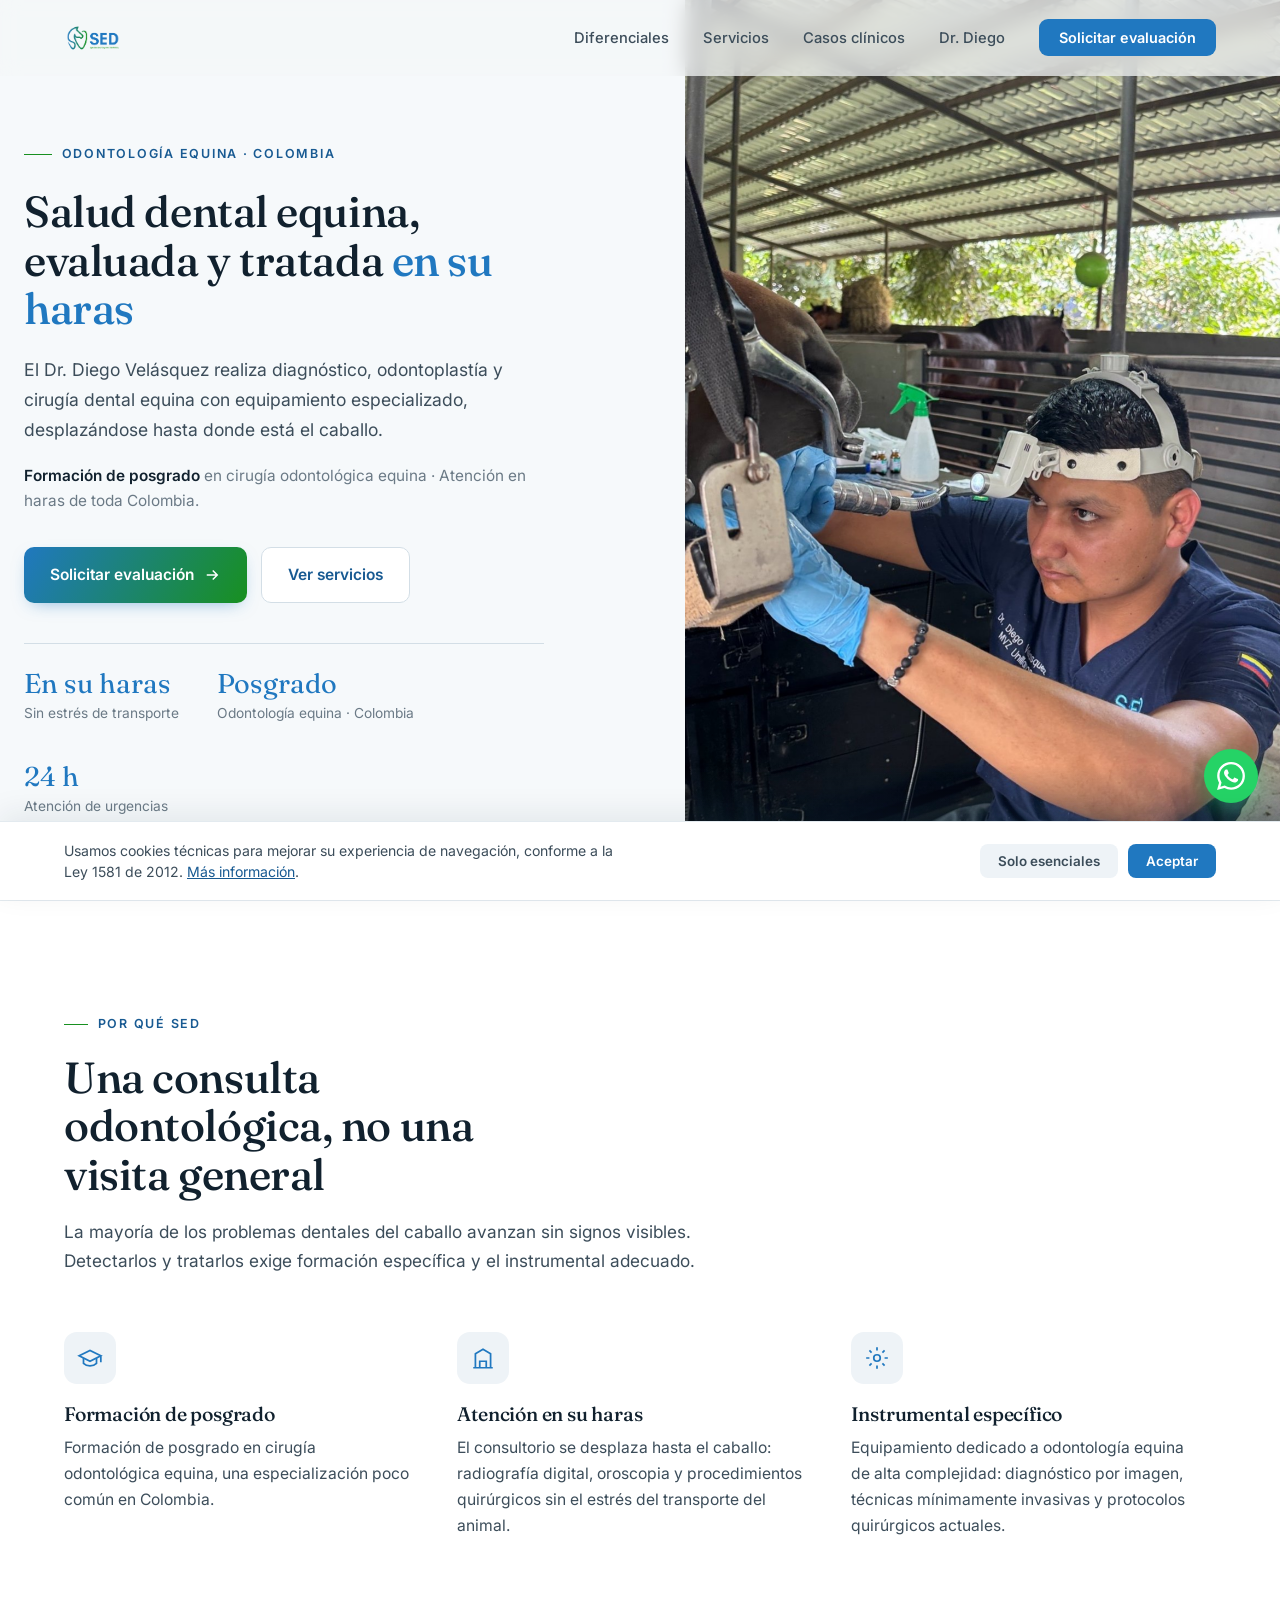
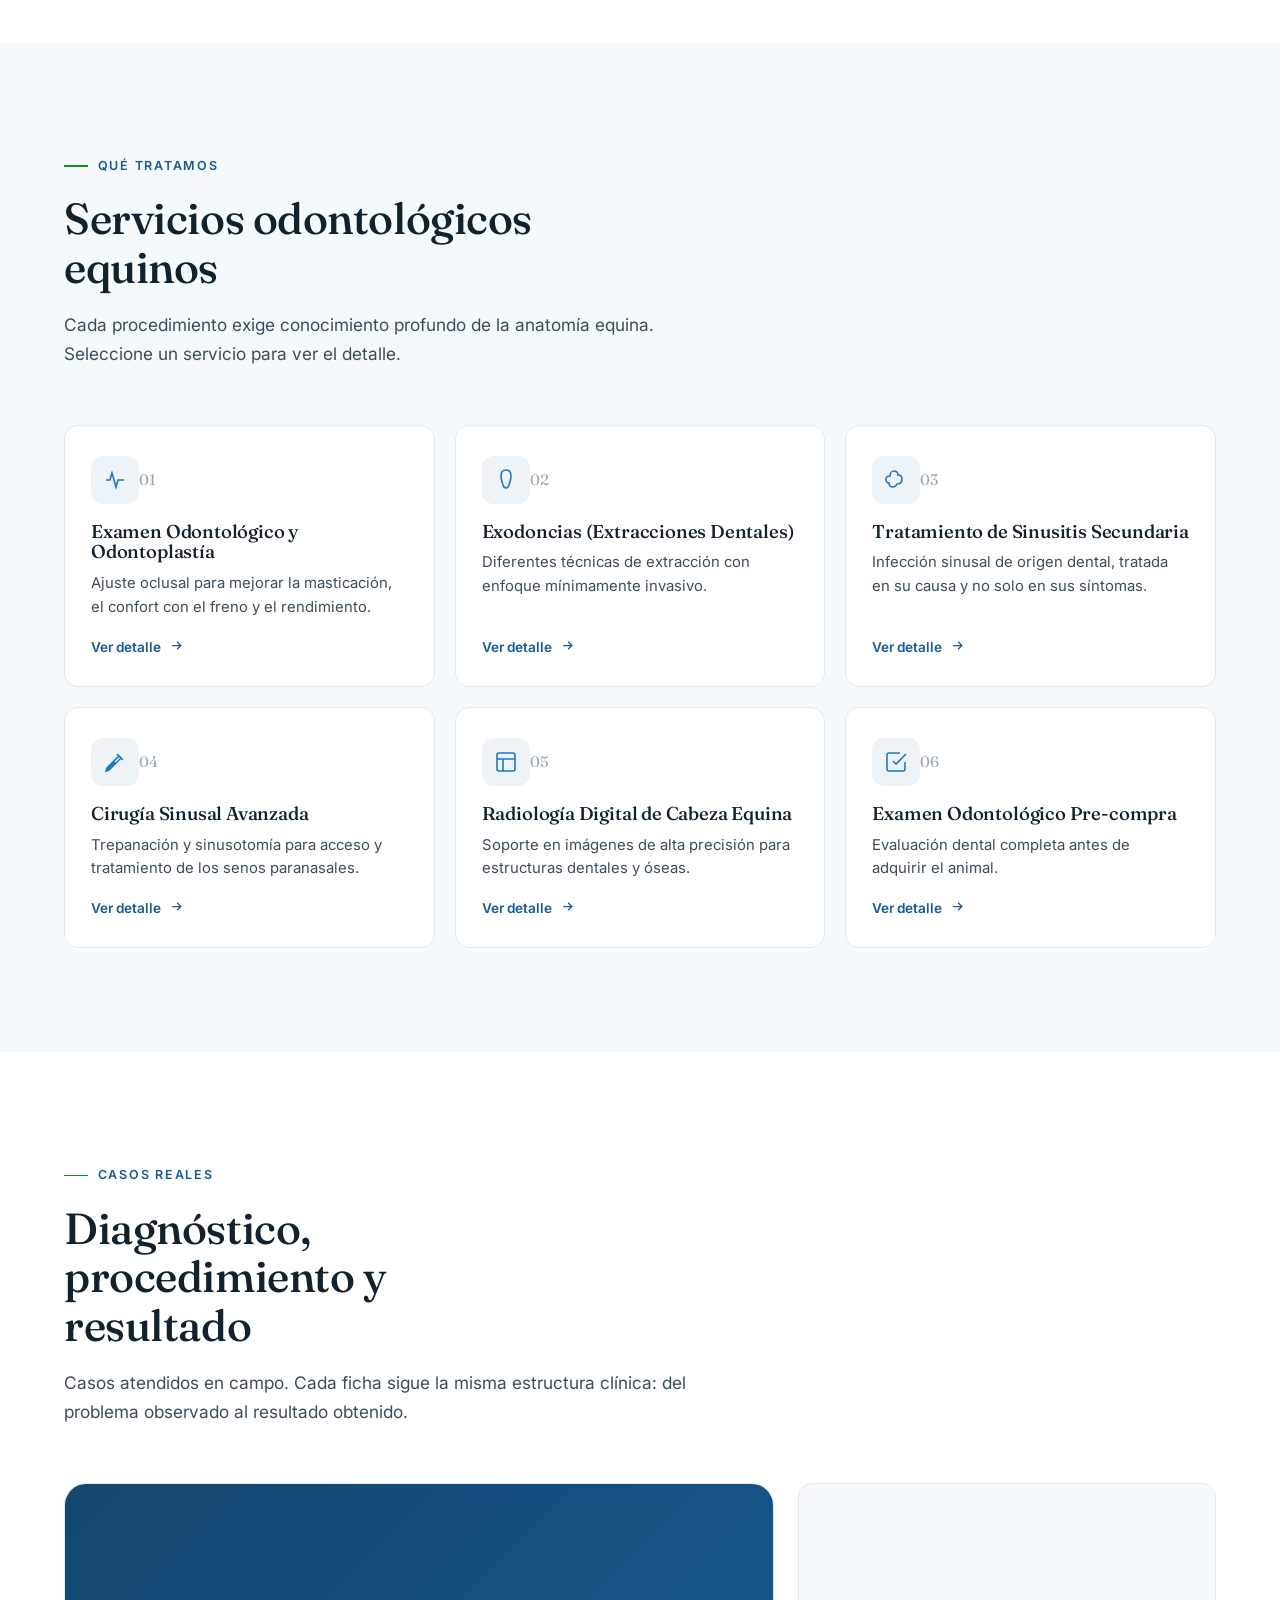
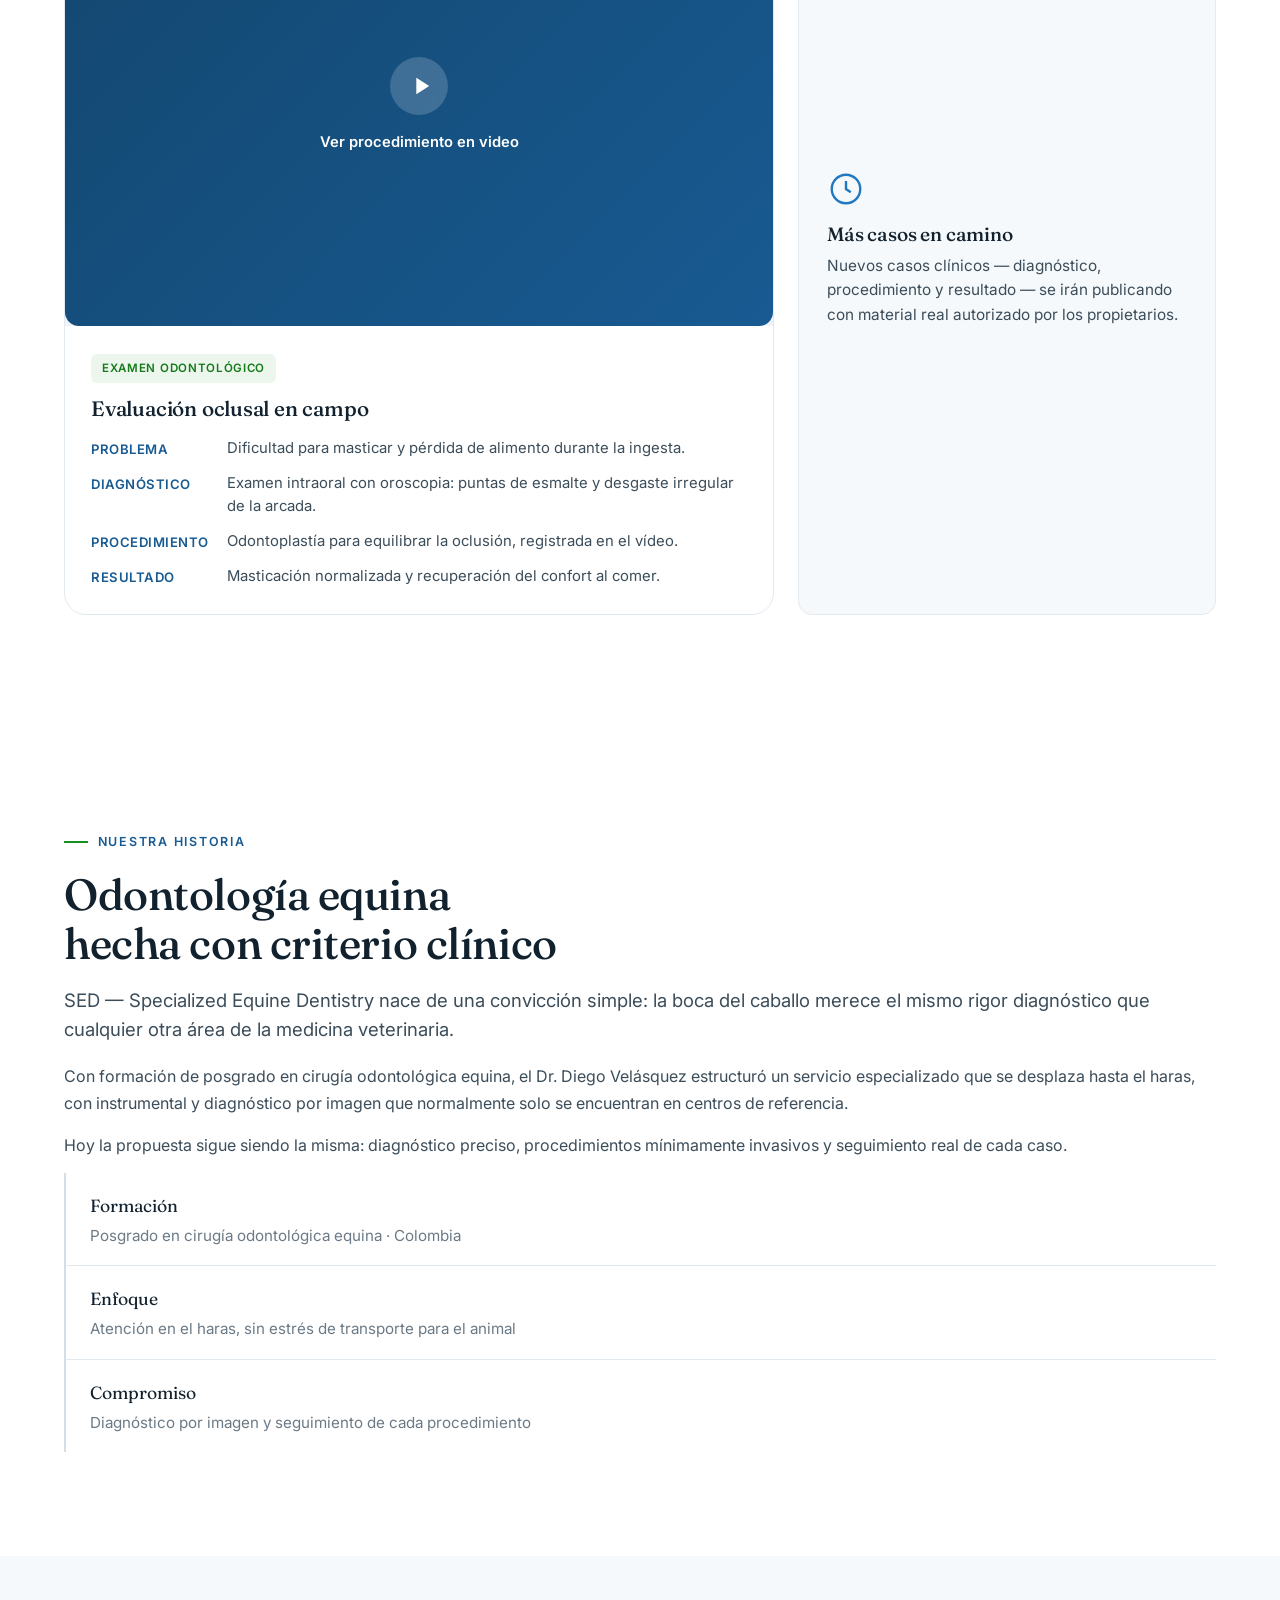
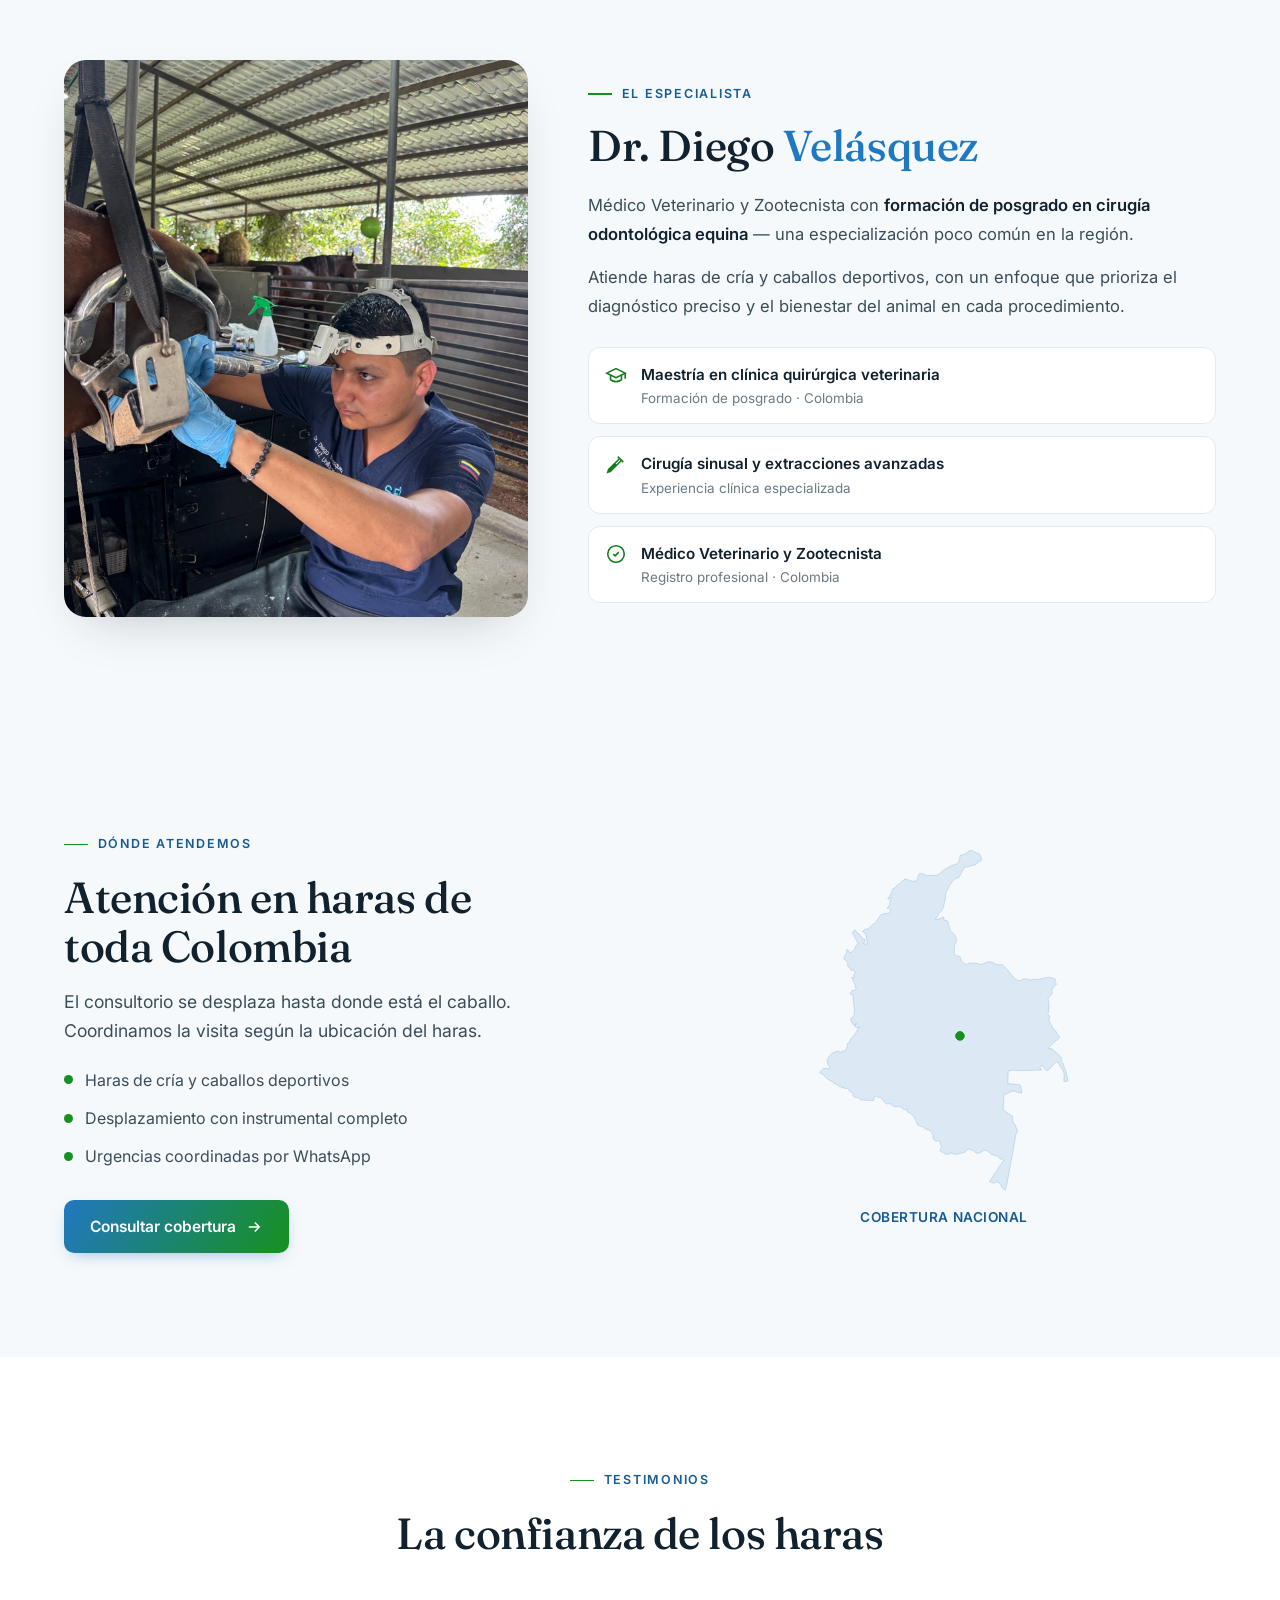
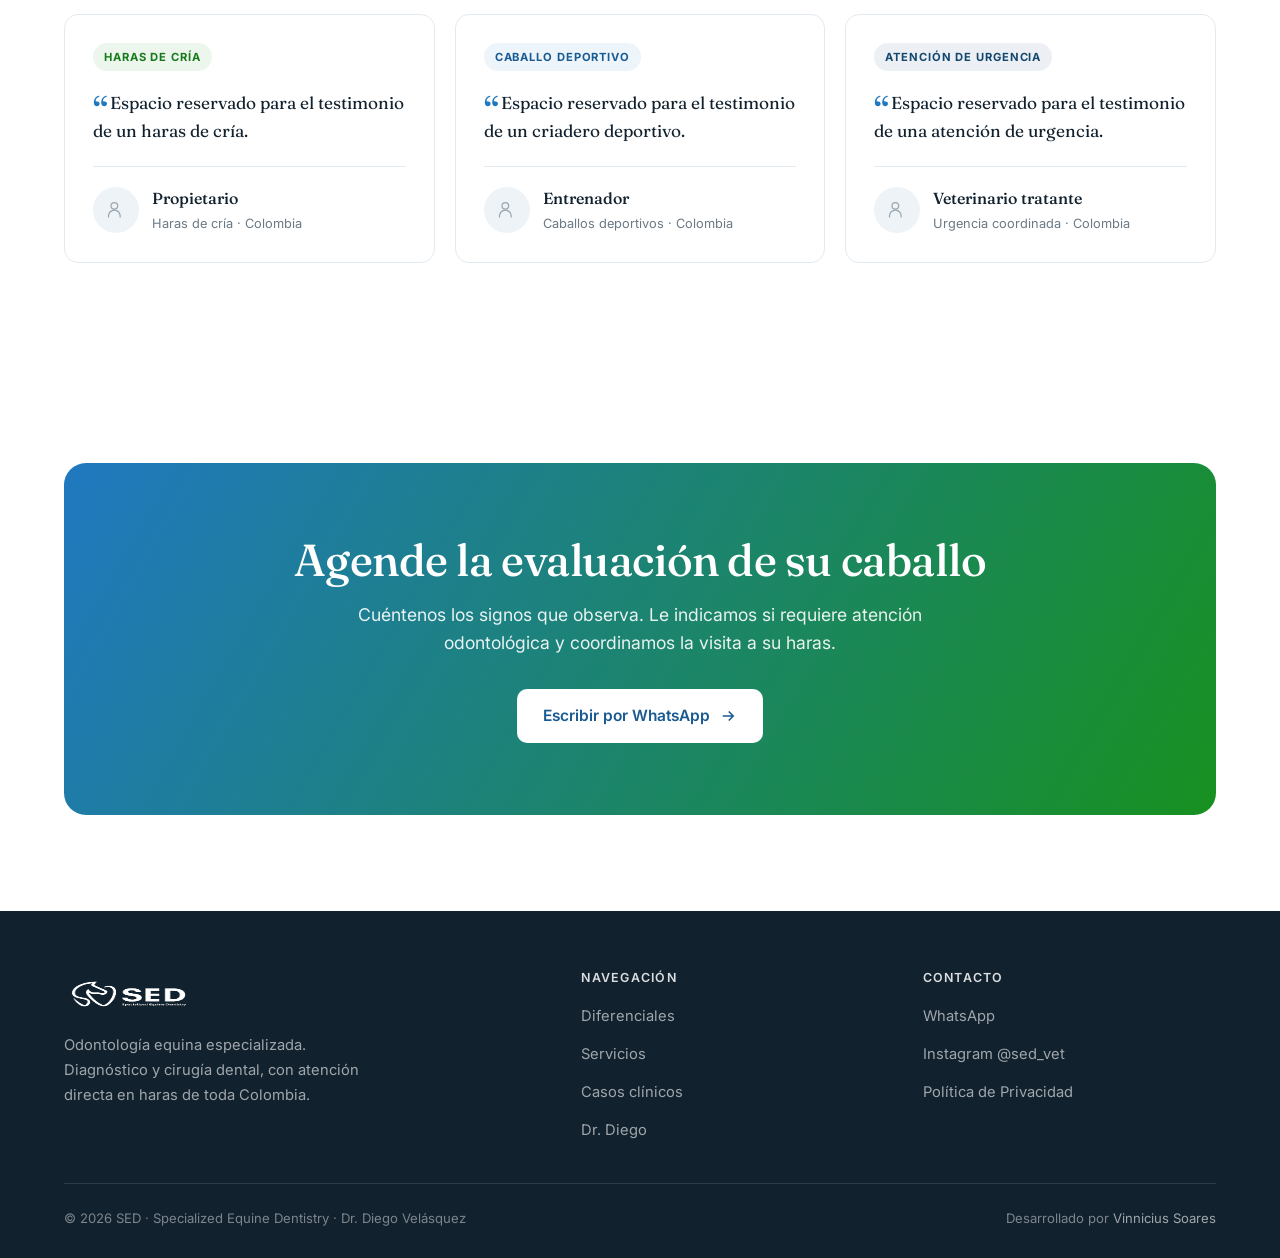
<file: index.html>
<!DOCTYPE html>
<html lang="es">
<head>
<meta charset="UTF-8">
<meta name="viewport" content="width=device-width, initial-scale=1.0">
<title>SED · Odontología Equina Especializada | Dr. Diego Velásquez · Colombia</title>
<meta name="description" content="Odontología equina especializada en Colombia. Diagnóstico, odontoplastía, cirugía sinusal y extracciones — atención del Dr. Diego Velásquez directamente en su haras.">
<meta name="theme-color" content="#2078C0">
<meta property="og:title" content="SED · Specialized Equine Dentistry">
<meta property="og:description" content="Atención odontológica equina de alta complejidad en su haras. Dr. Diego Velásquez — formación de posgrado en cirugía odontológica equina.">
<meta property="og:type" content="website">
<link rel="preconnect" href="https://fonts.googleapis.com">
<link rel="preconnect" href="https://fonts.gstatic.com" crossorigin>
<link href="https://fonts.googleapis.com/css2?family=Fraunces:opsz,wght@9..144,400;9..144,500;9..144,600&family=Inter:wght@400;500;600&display=swap" rel="stylesheet">
<link rel="stylesheet" href="css/style.css?v=2">
</head>
<body>

<!-- ===================== LOADER (intro · só CSS) ===================== -->
<div class="loader" aria-hidden="true">
  <span class="loader__mark">
    <img src="assets/images/logo.png" alt="" width="220">
    <span class="loader__sheen"></span>
  </span>
</div>


<!-- ===================== NAVBAR ===================== -->
<header class="nav" id="nav">
  <div class="container nav__inner">
    <a href="#inicio" class="nav__logo" aria-label="SED · Specialized Equine Dentistry — inicio">
      <img src="assets/images/logo.png" alt="SED Specialized Equine Dentistry" width="120" height="42">
    </a>
    <nav aria-label="Navegación principal">
      <button class="nav__burger" id="burger" aria-label="Abrir menú" aria-expanded="false" aria-controls="menu">
        <span></span><span></span><span></span>
      </button>
      <ul class="nav__menu" id="menu">
        <li><a href="#diferenciales" class="nav__link">Diferenciales</a></li>
        <li><a href="#servicios" class="nav__link">Servicios</a></li>
        <li><a href="#casos" class="nav__link">Casos clínicos</a></li>
        <li><a href="#sobre" class="nav__link">Dr. Diego</a></li>
        <li><a href="https://wa.link/wzy3jo" class="nav__cta" target="_blank" rel="noopener">Solicitar evaluación</a></li>
      </ul>
    </nav>
  </div>
</header>

<main id="inicio">

  <!-- ===================== HERO ===================== -->
  <section class="hero">
    <div class="hero__grid">
      <div class="hero__content">
        <p class="hero__eyebrow">Odontología equina · Colombia</p>
        <h1 class="hero__title">Salud dental equina, evaluada y tratada <em>en su haras</em></h1>
        <p class="hero__text">El Dr. Diego Velásquez realiza diagnóstico, odontoplastía y cirugía dental equina con equipamiento especializado, desplazándose hasta donde está el caballo.</p>
        <p class="hero__meta"><strong>Formación de posgrado</strong> en cirugía odontológica equina · Atención en haras de toda Colombia.</p>
        <div class="hero__actions">
          <a href="https://wa.link/wzy3jo" class="btn btn--primary" target="_blank" rel="noopener">
            Solicitar evaluación
            <svg viewBox="0 0 24 24" fill="none" stroke="currentColor" stroke-width="2" aria-hidden="true"><path d="M5 12h14M13 6l6 6-6 6"/></svg>
          </a>
          <a href="#servicios" class="btn btn--ghost">Ver servicios</a>
        </div>
        <dl class="hero__facts">
          <div class="hero__fact"><dt>En su haras</dt><dd>Sin estrés de transporte</dd></div>
          <div class="hero__fact"><dt>Posgrado</dt><dd>Odontología equina · Colombia</dd></div>
          <div class="hero__fact"><dt>24 h</dt><dd>Atención de urgencias</dd></div>
        </dl>
      </div>
      <figure class="hero__media">
        <img src="assets/images/diego-campo.jpg" alt="El Dr. Diego Velásquez realizando un examen odontológico a un caballo en el haras" width="900" height="1000">
        <figcaption class="hero__tagline">
          <strong>Dr. Diego Velásquez</strong>
          <span>Examen odontológico en campo</span>
        </figcaption>
      </figure>
    </div>
  </section>

  <!-- ===================== DIFERENCIALES ===================== -->
  <section class="section" id="diferenciales">
    <div class="container">
      <div class="section-head" data-reveal>
        <p class="eyebrow">Por qué SED</p>
        <h2 class="section-title">Una consulta odontológica, no una visita general</h2>
        <p class="section-lead">La mayoría de los problemas dentales del caballo avanzan sin signos visibles. Detectarlos y tratarlos exige formación específica y el instrumental adecuado.</p>
      </div>
      <div class="diff__grid">
        <article class="diff__item" data-reveal data-delay="1">
          <div class="diff__icon"><svg viewBox="0 0 24 24" aria-hidden="true"><path d="M22 10v6M2 10l10-5 10 5-10 5z"/><path d="M6 12v5c3 3 9 3 12 0v-5"/></svg></div>
          <h3>Formación de posgrado</h3>
          <p>Formación de posgrado en cirugía odontológica equina, una especialización poco común en Colombia.</p>
        </article>
        <article class="diff__item" data-reveal data-delay="2">
          <div class="diff__icon"><svg viewBox="0 0 24 24" aria-hidden="true"><path d="M3 21h18M5 21V8l7-4 7 4v13"/><path d="M9 21v-6h6v6"/></svg></div>
          <h3>Atención en su haras</h3>
          <p>El consultorio se desplaza hasta el caballo: radiografía digital, oroscopia y procedimientos quirúrgicos sin el estrés del transporte del animal.</p>
        </article>
        <article class="diff__item" data-reveal data-delay="3">
          <div class="diff__icon"><svg viewBox="0 0 24 24" aria-hidden="true"><circle cx="12" cy="12" r="3"/><path d="M12 2v3M12 19v3M2 12h3M19 12h3M5 5l2 2M17 17l2 2M5 19l2-2M17 7l2-2"/></svg></div>
          <h3>Instrumental específico</h3>
          <p>Equipamiento dedicado a odontología equina de alta complejidad: diagnóstico por imagen, técnicas mínimamente invasivas y protocolos quirúrgicos actuales.</p>
        </article>
      </div>
    </div>
  </section>

  <!-- ===================== SERVICIOS ===================== -->
  <section class="section serv" id="servicios">
    <div class="container">
      <div class="section-head" data-reveal>
        <p class="eyebrow">Qué tratamos</p>
        <h2 class="section-title">Servicios odontológicos equinos</h2>
        <p class="section-lead">Cada procedimiento exige conocimiento profundo de la anatomía equina. Seleccione un servicio para ver el detalle.</p>
      </div>
      <div class="serv__grid" id="servGrid">
        <!-- lista de servicios generada desde main.js -->
      </div>

      <!-- panel de detalle (se muestra al hacer clic en un servicio) -->
      <div class="serv__detail" id="servDetail" hidden>
        <button class="serv__back" id="servBack" type="button">
          <svg viewBox="0 0 24 24" fill="none" stroke="currentColor" stroke-width="2" aria-hidden="true"><path d="M19 12H5M11 18l-6-6 6-6"/></svg>
          Volver a los servicios
        </button>
        <div class="serv__detail-grid">
          <!-- espacio de imagen en blanco (a definir con el Dr. Diego) -->
          <figure class="serv__detail-media" aria-label="Espacio para imagen del servicio">
            <span class="serv__detail-ph">
              <svg viewBox="0 0 24 24" fill="none" stroke="currentColor" stroke-width="1.5" aria-hidden="true"><rect x="3" y="3" width="18" height="18" rx="2"/><circle cx="8.5" cy="8.5" r="1.5"/><path d="M21 15l-5-5L5 21"/></svg>
              Espacio para imagen
            </span>
            <span class="serv__detail-badge" id="servDetailIndex"></span>
          </figure>
          <div class="serv__detail-body">
            <h3 class="serv__detail-name" id="servDetailName"></h3>
            <p class="serv__detail-lead" id="servDetailLead"></p>
            <dl class="serv__detail-dl" id="servDetailBody"></dl>
            <a class="serv__cta" href="https://wa.link/wzy3jo" target="_blank" rel="noopener">Consultar este servicio <svg viewBox="0 0 24 24" fill="none" stroke="currentColor" stroke-width="2"><path d="M5 12h14M13 6l6 6-6 6"/></svg></a>
          </div>
        </div>
      </div>
    </div>
  </section>

  <!-- ===================== CASOS CLÍNICOS ===================== -->
  <section class="section" id="casos">
    <div class="container">
      <div class="section-head" data-reveal>
        <p class="eyebrow">Casos reales</p>
        <h2 class="section-title">Diagnóstico, procedimiento y resultado</h2>
        <p class="section-lead">Casos atendidos en campo. Cada ficha sigue la misma estructura clínica: del problema observado al resultado obtenido.</p>
      </div>
      <div class="cases__grid">

        <!-- CASO 1 — real, con vídeo -->
        <article class="case" data-reveal data-delay="1">
          <div class="case__media">
            <!-- Vídeo via YouTube (substituir VIDEO_ID pelo link que o Dr. Diego enviar) -->
            <div class="case__video" data-yt="VIDEO_ID">
              <button class="case__play" type="button" aria-label="Reproducir video">
                <span class="case__play-icon" aria-hidden="true">
                  <svg viewBox="0 0 24 24" fill="currentColor"><path d="M8 5v14l11-7z"/></svg>
                </span>
                <span class="case__play-label">Ver procedimiento en video</span>
              </button>
            </div>
          </div>
          <div class="case__body">
            <span class="case__tag">Examen odontológico</span>
            <h3 class="case__title">Evaluación oclusal en campo</h3>
            <dl class="case__steps">
              <div class="case__step"><dt>Problema</dt><dd>Dificultad para masticar y pérdida de alimento durante la ingesta.</dd></div>
              <div class="case__step"><dt>Diagnóstico</dt><dd>Examen intraoral con oroscopia: puntas de esmalte y desgaste irregular de la arcada.</dd></div>
              <div class="case__step"><dt>Procedimiento</dt><dd>Odontoplastía para equilibrar la oclusión, registrada en el vídeo.</dd></div>
              <div class="case__step"><dt>Resultado</dt><dd>Masticación normalizada y recuperación del confort al comer.</dd></div>
            </dl>
          </div>
        </article>

        <!-- nota discreta: más casos se agregarán con material real -->
        <aside class="case__soon" data-reveal data-delay="2">
          <svg viewBox="0 0 24 24" fill="none" stroke="currentColor" stroke-width="1.5" aria-hidden="true"><circle cx="12" cy="12" r="9"/><path d="M12 7v5l3 2"/></svg>
          <div>
            <h3 class="case__soon-title">Más casos en camino</h3>
            <p class="case__soon-text">Nuevos casos clínicos — diagnóstico, procedimiento y resultado — se irán publicando con material real autorizado por los propietarios.</p>
          </div>
        </aside>

      </div>
    </div>
  </section>

  <!-- ===================== HISTORIA ===================== -->
  <!-- TEXTO GENÉRICO — el Dr. Diego debe validar/ajustar fechas y datos reales -->
  <section class="section story" id="historia">
    <div class="container story__grid">
      <div class="story__text" data-reveal>
        <p class="eyebrow">Nuestra historia</p>
        <h2 class="section-title">Odontología equina hecha con criterio clínico</h2>
        <p class="story__lead">SED — Specialized Equine Dentistry nace de una convicción simple: la boca del caballo merece el mismo rigor diagnóstico que cualquier otra área de la medicina veterinaria.</p>
        <p class="story__p">Con formación de posgrado en cirugía odontológica equina, el Dr. Diego Velásquez estructuró un servicio especializado que se desplaza hasta el haras, con instrumental y diagnóstico por imagen que normalmente solo se encuentran en centros de referencia.</p>
        <p class="story__p">Hoy la propuesta sigue siendo la misma: diagnóstico preciso, procedimientos mínimamente invasivos y seguimiento real de cada caso.</p>
      </div>
      <div class="story__marks" data-reveal data-delay="1">
        <div class="story__mark"><dt>Formación</dt><dd>Posgrado en cirugía odontológica equina · Colombia</dd></div>
        <div class="story__mark"><dt>Enfoque</dt><dd>Atención en el haras, sin estrés de transporte para el animal</dd></div>
        <div class="story__mark"><dt>Compromiso</dt><dd>Diagnóstico por imagen y seguimiento de cada procedimiento</dd></div>
      </div>
    </div>
  </section>

  <!-- ===================== SOBRE EL DR. DIEGO ===================== -->
  <section class="section about" id="sobre">
    <div class="container about__grid">
      <figure class="about__photo" data-reveal>
        <img src="assets/images/diego-campo.jpg" alt="Dr. Diego Velásquez" width="500" height="600" loading="lazy">
      </figure>
      <div class="about__text-wrap" data-reveal data-delay="1">
        <p class="eyebrow">El especialista</p>
        <h2 class="about__title">Dr. Diego <em>Velásquez</em></h2>
        <p class="about__text">Médico Veterinario y Zootecnista con <strong>formación de posgrado en cirugía odontológica equina</strong> — una especialización poco común en la región.</p>
        <p class="about__text">Atiende haras de cría y caballos deportivos, con un enfoque que prioriza el diagnóstico preciso y el bienestar del animal en cada procedimiento.</p>
        <ul class="about__creds">
          <li class="about__cred">
            <svg viewBox="0 0 24 24" aria-hidden="true"><path d="M22 10v6M2 10l10-5 10 5-10 5z"/><path d="M6 12v5c3 3 9 3 12 0v-5"/></svg>
            <div><div class="about__cred-t">Maestría en clínica quirúrgica veterinaria</div><div class="about__cred-s">Formación de posgrado · Colombia</div></div>
          </li>
          <li class="about__cred">
            <svg viewBox="0 0 24 24" aria-hidden="true"><path d="M14 4l6 6M3 21l9-9M3 21l3-1 12-12-2-2L4 18z"/></svg>
            <div><div class="about__cred-t">Cirugía sinusal y extracciones avanzadas</div><div class="about__cred-s">Experiencia clínica especializada</div></div>
          </li>
          <li class="about__cred">
            <svg viewBox="0 0 24 24" aria-hidden="true"><path d="M9 12l2 2 4-4"/><circle cx="12" cy="12" r="9"/></svg>
            <div><div class="about__cred-t">Médico Veterinario y Zootecnista</div><div class="about__cred-s">Registro profesional · Colombia</div></div>
          </li>
        </ul>
      </div>
    </div>
  </section>

  <!-- ===================== COBERTURA / MAPA ===================== -->
  <section class="section cover" id="cobertura">
    <div class="container cover__grid">
      <div class="cover__text" data-reveal>
        <p class="eyebrow">Dónde atendemos</p>
        <h2 class="section-title">Atención en haras de toda Colombia</h2>
        <p class="cover__lead">El consultorio se desplaza hasta donde está el caballo. Coordinamos la visita según la ubicación del haras.</p>
        <ul class="cover__list">
          <li><span class="cover__dot" aria-hidden="true"></span> Haras de cría y caballos deportivos</li>
          <li><span class="cover__dot" aria-hidden="true"></span> Desplazamiento con instrumental completo</li>
          <li><span class="cover__dot" aria-hidden="true"></span> Urgencias coordinadas por WhatsApp</li>
        </ul>
        <a class="btn btn--primary" href="https://wa.link/wzy3jo" target="_blank" rel="noopener">Consultar cobertura <svg viewBox="0 0 24 24" fill="none" stroke="currentColor" stroke-width="2"><path d="M5 12h14M13 6l6 6-6 6"/></svg></a>
      </div>
      <figure class="cover__map" data-reveal data-delay="1" aria-label="Mapa de Colombia — atención en todo el país">
        <svg viewBox="0 0 1024 1024" role="img" xmlns="http://www.w3.org/2000/svg">
          <title>Colombia</title>
          <g transform="translate(0.000000,1024.000000) scale(0.100000,-0.100000)">
            <path class="cover__map-shape" d="M5871 10207 c-10 -28 -18 -36 -46 -41 -21 -4 -32 -11 -29 -19 5 -15
-107 -57 -153 -57 -40 0 -46 -9 -48 -84 -1 -40 -9 -78 -24 -109 -25 -54 -55
-73 -186 -117 -101 -35 -295 -151 -360 -217 -84 -85 -85 -85 -268 -91 l-163
-5 -55 32 c-54 30 -105 39 -155 25 -21 -5 -54 -78 -54 -117 0 -11 -7 -34 -16
-53 -13 -28 -26 -37 -67 -49 -51 -15 -52 -15 -174 26 l-123 41 -49 -39 c-27
-21 -57 -50 -67 -64 -9 -14 -44 -41 -76 -58 -40 -22 -63 -42 -71 -62 -8 -21
-29 -38 -67 -57 -52 -26 -55 -30 -61 -72 -3 -26 -19 -66 -37 -94 -17 -27 -36
-64 -42 -82 -6 -18 -22 -40 -36 -49 -20 -13 -23 -19 -13 -31 10 -12 18 -8 53
23 40 36 41 37 44 14 2 -12 -3 -28 -11 -34 -13 -11 -22 -47 -43 -187 -4 -23
-17 -44 -37 -62 l-31 -26 47 -7 c52 -8 54 -14 41 -96 -8 -46 -33 -59 -120 -59
-52 0 -76 -6 -124 -30 -54 -27 -62 -36 -104 -112 -58 -107 -110 -168 -142
-168 -17 0 -24 -6 -24 -20 0 -12 -21 -33 -60 -60 -33 -22 -64 -49 -70 -60 -8
-14 -26 -21 -71 -26 -50 -6 -66 -12 -90 -38 l-29 -31 41 -20 c51 -26 79 -69
79 -120 0 -22 7 -65 15 -95 16 -61 19 -118 6 -138 -5 -9 -18 -11 -37 -7 -16 3
-39 8 -51 11 -28 5 -31 34 -4 34 14 0 20 9 23 33 3 17 9 40 13 51 7 16 5 17
-23 11 -29 -6 -32 -3 -52 34 -11 23 -27 41 -35 41 -8 0 -26 22 -39 48 -19 38
-33 52 -65 64 -23 9 -44 25 -47 35 -23 72 -44 79 -92 30 -39 -40 -40 -60 -7
-99 14 -16 28 -42 32 -56 3 -15 23 -52 43 -82 20 -30 46 -81 58 -113 l22 -58
-28 -10 c-15 -5 -33 -12 -39 -14 -7 -2 -20 -31 -29 -64 -18 -63 -47 -99 -116
-140 l-37 -22 -12 23 c-19 38 -61 78 -82 78 -17 0 -18 -5 -12 -52 7 -48 5 -54
-18 -72 -16 -14 -32 -45 -45 -88 l-20 -67 27 -24 c14 -13 41 -33 59 -43 31
-18 33 -23 31 -64 -5 -93 -1 -107 29 -113 27 -6 62 -57 62 -92 0 -9 10 -15 25
-15 15 0 25 6 25 15 0 12 4 13 25 3 14 -6 25 -16 25 -21 0 -6 10 -21 23 -35
21 -22 21 -24 5 -36 -10 -7 -18 -20 -18 -29 0 -9 -8 -20 -17 -26 -17 -9 -17
-11 1 -24 18 -13 18 -17 6 -47 l-14 -33 -17 22 c-9 11 -19 21 -22 21 -2 0 -2
-21 0 -47 4 -34 19 -69 49 -117 30 -48 44 -81 44 -105 1 -20 7 -47 15 -61 12
-23 11 -27 -13 -52 -19 -21 -35 -28 -64 -28 -33 0 -41 -5 -63 -40 -34 -55 -33
-80 4 -80 48 0 55 -19 62 -179 3 -86 12 -161 20 -183 11 -28 13 -66 8 -158 -7
-131 -11 -141 -76 -181 -28 -18 -33 -26 -33 -60 0 -31 10 -53 51 -109 28 -39
54 -70 58 -70 4 0 18 23 31 51 23 47 25 49 34 29 8 -17 6 -24 -7 -31 -22 -13
-33 -75 -16 -95 13 -16 39 -15 109 2 20 5 16 0 -17 -26 -35 -25 -43 -38 -43
-63 0 -36 -74 -137 -159 -217 -39 -37 -49 -55 -60 -102 -11 -51 -15 -58 -36
-58 -30 0 -45 -26 -45 -80 0 -23 -10 -64 -22 -92 -18 -42 -29 -53 -66 -69 -24
-10 -54 -19 -67 -19 -15 0 -26 -7 -30 -20 -4 -14 -15 -20 -35 -20 -22 0 -30 6
-38 30 l-11 30 -33 -19 c-18 -10 -63 -29 -100 -41 -58 -18 -74 -29 -116 -78
-27 -31 -59 -83 -72 -115 -21 -50 -22 -62 -12 -90 7 -19 12 -46 12 -61 0 -14
7 -29 15 -32 8 -4 15 -12 15 -19 0 -7 7 -15 15 -19 18 -6 19 -26 4 -60 -9 -19
-16 -23 -28 -17 -9 5 -42 12 -73 15 -54 7 -60 6 -103 -25 -43 -31 -85 -84 -85
-106 0 -6 27 -20 60 -32 33 -12 60 -28 60 -35 0 -20 132 -146 152 -146 10 0
22 -9 28 -20 7 -13 21 -20 40 -20 22 0 37 -11 66 -45 26 -32 44 -45 62 -45 15
0 45 -16 74 -41 30 -25 62 -43 86 -46 20 -4 58 -16 85 -28 36 -17 56 -21 86
-15 44 8 71 -6 71 -38 0 -26 60 -78 99 -87 30 -6 31 -9 31 -59 0 -52 0 -52 45
-74 26 -13 65 -22 90 -22 38 0 46 -4 61 -29 11 -19 28 -31 48 -35 77 -13 351
-26 374 -18 6 2 12 21 12 41 0 62 67 106 100 66 7 -8 28 -15 46 -15 19 0 34
-4 34 -10 0 -5 10 -10 23 -10 16 0 32 -16 61 -60 21 -33 57 -74 80 -91 37 -28
46 -30 94 -25 51 6 55 5 98 -32 53 -47 116 -68 157 -53 37 14 84 14 93 0 3 -6
33 -28 65 -49 51 -33 64 -37 103 -33 l45 5 3 -43 c3 -40 6 -44 37 -52 82 -21
201 -148 201 -214 0 -21 9 -36 31 -52 20 -15 27 -26 20 -30 -8 -6 -7 -17 4
-44 17 -40 74 -77 120 -77 28 0 58 -17 124 -69 30 -24 52 -35 70 -33 34 4 121
-44 121 -67 0 -9 14 -38 30 -65 24 -38 28 -51 20 -67 -6 -10 -8 -35 -4 -54 9
-50 81 -100 131 -92 45 8 82 -10 89 -42 3 -14 14 -56 24 -93 l18 -66 -24 -23
c-44 -41 -21 -109 36 -109 14 0 39 -14 57 -32 33 -31 36 -33 106 -30 58 3 75
7 90 24 l17 21 61 -28 c42 -19 71 -25 92 -22 86 15 124 24 144 35 12 7 40 12
61 12 35 0 45 6 79 44 47 53 113 96 113 73 0 -17 21 -27 54 -27 13 0 42 -13
64 -30 23 -16 46 -30 52 -30 5 0 14 -9 20 -20 11 -21 50 -26 122 -14 28 5 38
12 40 28 2 16 11 22 35 24 17 2 37 10 43 18 7 8 29 14 50 14 38 0 84 -29 173
-107 21 -19 48 -33 63 -33 14 0 38 -7 53 -15 16 -8 47 -17 69 -21 33 -5 43
-13 61 -45 19 -33 27 -39 55 -39 21 0 40 -8 55 -24 l22 -23 -211 -319 -210
-319 47 -22 c50 -23 98 -30 107 -14 3 5 27 12 52 16 46 6 48 6 96 -42 28 -27
53 -64 60 -85 14 -49 78 -111 109 -106 22 3 27 25 170 808 82 443 148 822 148
842 1 29 7 41 26 54 21 14 25 24 25 66 0 35 -6 58 -20 75 -11 14 -20 37 -20
51 0 13 -15 45 -34 71 -48 66 -68 108 -64 139 1 15 -1 52 -5 83 -8 53 -10 57
-39 63 -17 3 -55 24 -83 46 -29 22 -56 40 -61 40 -5 1 -30 20 -55 44 l-47 42
10 215 c5 118 11 219 13 226 2 7 37 22 77 34 40 12 91 35 114 50 58 39 136 43
182 9 26 -19 48 -25 104 -28 66 -4 71 -3 64 14 -4 10 -11 48 -16 84 -4 36 -15
82 -24 103 -19 43 -60 65 -88 48 -12 -7 -33 -8 -69 -1 -28 6 -73 10 -98 10
-26 0 -52 5 -57 10 -8 8 -19 7 -39 0 -15 -6 -29 -9 -30 -8 -1 2 0 92 3 200 l5
197 46 6 c25 3 68 10 95 14 28 5 62 5 80 0 36 -11 323 -12 600 -2 l197 6 -32
33 c-31 32 -32 35 -18 60 7 15 19 29 26 31 25 10 60 -7 71 -33 16 -34 74 -104
87 -104 42 0 85 24 110 61 34 53 98 121 147 161 l39 30 44 -17 c40 -15 45 -20
45 -47 0 -22 15 -49 53 -97 30 -36 64 -93 76 -126 21 -55 22 -70 16 -184 -7
-117 -6 -123 11 -118 11 3 40 8 67 12 52 7 54 11 33 70 -8 22 -26 92 -40 156
-15 63 -41 144 -58 180 -16 35 -30 78 -30 95 1 23 -8 40 -33 64 -39 38 -47 87
-19 110 13 12 3 26 -82 111 -54 54 -108 100 -121 104 -15 3 -30 19 -38 39 -12
27 -22 35 -59 45 -25 6 -59 11 -75 11 -17 0 -31 4 -31 8 0 15 237 242 253 242
21 0 76 58 84 89 5 19 0 30 -23 49 -16 14 -45 57 -64 96 -29 58 -40 72 -63 76
-23 4 -32 15 -50 60 -13 30 -46 99 -75 153 -49 95 -51 100 -37 127 24 47 19
85 -15 113 -30 25 -30 26 -14 63 25 59 31 282 10 362 -19 77 -15 87 61 159
l55 51 -7 57 c-9 76 5 107 77 175 l58 55 -30 48 c-25 39 -28 49 -15 53 8 4 15
16 15 29 0 19 -12 28 -74 54 -83 35 -135 39 -210 16 -27 -8 -65 -15 -85 -15
-20 0 -56 -10 -80 -21 -38 -17 -57 -19 -126 -13 -69 5 -86 4 -109 -11 -26 -17
-31 -17 -124 3 -163 35 -155 35 -200 -3 -44 -38 -90 -46 -113 -19 -9 11 -22
14 -44 10 -30 -6 -36 -1 -199 199 -92 113 -171 205 -176 205 -5 0 -25 14 -44
31 -33 29 -39 30 -90 24 -66 -9 -181 24 -191 54 -4 14 -20 20 -67 25 -88 9
-146 7 -153 -4 -12 -19 -85 -51 -141 -61 -46 -8 -59 -8 -72 4 -10 8 -46 17
-82 20 -235 21 -213 22 -257 -6 l-41 -26 -59 25 c-53 23 -63 32 -91 84 -18 31
-32 69 -32 84 0 34 -50 66 -106 66 -33 0 -44 5 -62 30 -20 26 -22 41 -22 154
0 100 4 133 19 169 11 25 24 48 30 51 13 8 13 79 2 149 -7 42 -18 58 -93 135
l-84 87 -33 123 c-47 182 -42 172 -101 172 -50 0 -50 0 -50 33 0 17 -3 42 -6
54 -6 22 -7 22 -86 -18 -64 -32 -88 -39 -125 -37 l-45 3 45 60 c24 33 52 76
60 96 8 20 29 46 46 58 42 30 111 167 111 219 0 21 9 64 19 94 11 31 22 102
26 163 8 107 8 109 62 204 30 52 62 114 73 137 10 23 28 47 39 53 12 7 21 20
21 30 0 46 123 136 177 129 27 -3 32 4 111 160 76 150 85 162 110 162 15 0 95
19 177 42 140 40 153 45 192 85 22 24 50 43 61 43 11 0 31 9 46 21 34 27 34
71 1 115 -14 18 -25 44 -25 57 0 20 -10 30 -52 51 -29 14 -62 26 -74 26 -13 0
-29 8 -36 18 -18 26 -32 32 -86 41 -26 5 -54 12 -63 15 -13 6 -20 -1 -28 -27z"/>
          </g>
          <circle class="cover__map-pin" cx="560" cy="560" r="13"/>
          <circle class="cover__map-pulse" cx="560" cy="560" r="13"/>
        </svg>
        <figcaption class="cover__map-cap">Cobertura nacional</figcaption>
      </figure>
    </div>
  </section>


  <!-- ===================== TESTIMONIOS ===================== -->
  <section class="section" id="testimonios">
    <div class="container">
      <div class="section-head section-head--center" data-reveal>
        <p class="eyebrow">Testimonios</p>
        <h2 class="section-title">La confianza de los haras</h2>
      </div>
      <div class="testi__grid">
        <figure class="testi" data-reveal data-delay="1">
          <span class="testi__kind">Haras de cría</span>
          <blockquote class="testi__quote">Espacio reservado para el testimonio de un haras de cría.</blockquote>
          <figcaption class="testi__author">
            <span class="testi__photo"><svg viewBox="0 0 24 24" aria-hidden="true"><path d="M3 21v-2a7 7 0 0114 0v2"/><circle cx="10" cy="7" r="4"/></svg></span>
            <div><div class="testi__name">Propietario</div><div class="testi__place">Haras de cría · Colombia</div></div>
          </figcaption>
        </figure>
        <figure class="testi" data-reveal data-delay="2">
          <span class="testi__kind">Caballo deportivo</span>
          <blockquote class="testi__quote">Espacio reservado para el testimonio de un criadero deportivo.</blockquote>
          <figcaption class="testi__author">
            <span class="testi__photo"><svg viewBox="0 0 24 24" aria-hidden="true"><path d="M3 21v-2a7 7 0 0114 0v2"/><circle cx="10" cy="7" r="4"/></svg></span>
            <div><div class="testi__name">Entrenador</div><div class="testi__place">Caballos deportivos · Colombia</div></div>
          </figcaption>
        </figure>
        <figure class="testi" data-reveal data-delay="3">
          <span class="testi__kind">Atención de urgencia</span>
          <blockquote class="testi__quote">Espacio reservado para el testimonio de una atención de urgencia.</blockquote>
          <figcaption class="testi__author">
            <span class="testi__photo"><svg viewBox="0 0 24 24" aria-hidden="true"><path d="M3 21v-2a7 7 0 0114 0v2"/><circle cx="10" cy="7" r="4"/></svg></span>
            <div><div class="testi__name">Veterinario tratante</div><div class="testi__place">Urgencia coordinada · Colombia</div></div>
          </figcaption>
        </figure>
      </div>
    </div>
  </section>

  <!-- ===================== CTA FINAL ===================== -->
  <section class="cta">
    <div class="container">
      <div class="cta__box" data-reveal>
        <h2 class="cta__title">Agende la evaluación de su caballo</h2>
        <p class="cta__text">Cuéntenos los signos que observa. Le indicamos si requiere atención odontológica y coordinamos la visita a su haras.</p>
        <div class="cta__actions">
          <a href="https://wa.link/wzy3jo" class="btn btn--light" target="_blank" rel="noopener">
            Escribir por WhatsApp
            <svg viewBox="0 0 24 24" fill="none" stroke="currentColor" stroke-width="2" aria-hidden="true"><path d="M5 12h14M13 6l6 6-6 6"/></svg>
          </a>
        </div>
      </div>
    </div>
  </section>

</main>

<!-- ===================== FOOTER ===================== -->
<footer class="footer">
  <div class="container">
    <div class="footer__top">
      <div>
        <img src="assets/images/logo.png" class="footer__logo" alt="SED Specialized Equine Dentistry" width="130" height="46" loading="lazy">
        <p class="footer__about">Odontología equina especializada. Diagnóstico y cirugía dental, con atención directa en haras de toda Colombia.</p>
      </div>
      <div class="footer__col">
        <h4>Navegación</h4>
        <ul>
          <li><a href="#diferenciales">Diferenciales</a></li>
          <li><a href="#servicios">Servicios</a></li>
          <li><a href="#casos">Casos clínicos</a></li>
          <li><a href="#sobre">Dr. Diego</a></li>
        </ul>
      </div>
      <div class="footer__col">
        <h4>Contacto</h4>
        <ul>
          <li><a href="https://wa.link/wzy3jo" target="_blank" rel="noopener">WhatsApp</a></li>
          <li><a href="https://www.instagram.com/sed_vet" target="_blank" rel="noopener">Instagram @sed_vet</a></li>
          <li><button type="button" id="privBtn" class="footer__link-btn">Política de Privacidad</button></li>
        </ul>
      </div>
    </div>
    <div class="footer__bottom">
      <span>© 2026 SED · Specialized Equine Dentistry · Dr. Diego Velásquez</span>
      <span>Desarrollado por <a href="https://www.linkedin.com/in/vinnicius-s-nogueira" target="_blank" rel="noopener">Vinnicius Soares</a></span>
    </div>
  </div>
</footer>

<!-- WhatsApp flotante -->
<a href="https://wa.link/wzy3jo" class="wa-float" target="_blank" rel="noopener" aria-label="Escribir por WhatsApp">
  <svg viewBox="0 0 24 24" aria-hidden="true"><path d="M17.47 14.38c-.3-.15-1.76-.87-2.03-.97-.27-.1-.47-.15-.67.15-.2.3-.77.97-.94 1.16-.17.2-.35.22-.64.07-.3-.15-1.26-.46-2.39-1.48-.88-.79-1.48-1.76-1.65-2.06-.17-.3-.02-.46.13-.6.13-.14.3-.35.45-.52.15-.18.2-.3.3-.5.1-.2.05-.37-.02-.52-.08-.15-.67-1.61-.92-2.21-.24-.58-.49-.5-.67-.51h-.57c-.2 0-.52.07-.8.37-.27.3-1.04 1.01-1.04 2.48 0 1.46 1.07 2.87 1.21 3.07.15.2 2.1 3.2 5.08 4.49.71.3 1.26.49 1.69.63.71.22 1.36.19 1.87.12.57-.09 1.76-.72 2-1.41.25-.7.25-1.29.18-1.41-.08-.13-.27-.2-.57-.35M12.05 21.79h-.01a9.87 9.87 0 01-5.03-1.38l-.36-.21-3.74.98 1-3.65-.24-.37a9.86 9.86 0 01-1.51-5.26c0-5.45 4.44-9.88 9.89-9.88 2.64 0 5.12 1.03 6.99 2.9a9.82 9.82 0 012.89 6.99c0 5.45-4.44 9.88-9.89 9.88M20.46 3.49A11.81 11.81 0 0012.05 0C5.5 0 .16 5.34.16 11.89c0 2.1.55 4.14 1.59 5.95L.06 24l6.3-1.65a11.88 11.88 0 005.69 1.45h.01c6.55 0 11.89-5.34 11.89-11.89 0-3.18-1.24-6.16-3.49-8.41"/></svg>
</a>

<!-- ===================== DIALOG (privacidad) ===================== -->
<dialog class="dialog" id="privDialog" aria-labelledby="privTitle">
  <div class="dialog__head">
    <div>
      <p class="dialog__tag">Legal</p>
      <h3 class="dialog__title" id="privTitle">Política de Privacidad</h3>
    </div>
    <button class="dialog__close" id="privClose" aria-label="Cerrar">
      <svg viewBox="0 0 24 24" aria-hidden="true"><path d="M18 6L6 18M6 6l12 12"/></svg>
    </button>
  </div>
  <div class="dialog__body">
    <div class="dialog__section"><h4>Responsable</h4><p>SED · Specialized Equine Dentistry, representada por el Dr. Diego Velásquez, conforme a la Ley 1581 de 2012 y el Decreto 1377 de 2013 (Colombia).</p></div>
    <div class="dialog__section"><h4>Datos que tratamos</h4><p>Datos de contacto facilitados vía WhatsApp (nombre, teléfono) y datos de navegación (cookies técnicas).</p></div>
    <div class="dialog__section"><h4>Finalidad</h4><p>Responder solicitudes, coordinar visitas a haras y mejorar la experiencia de navegación.</p></div>
    <div class="dialog__section"><h4>Sus derechos</h4><p>Conocer, actualizar, rectificar y suprimir sus datos, o revocar la autorización, escribiéndonos por WhatsApp.</p></div>
  </div>
</dialog>

<!-- ===================== COOKIE ===================== -->
<div class="cookie" id="cookie" role="region" aria-label="Aviso de cookies">
  <div class="container cookie__inner">
    <p class="cookie__text">Usamos cookies técnicas para mejorar su experiencia de navegación, conforme a la Ley 1581 de 2012. <a href="#" id="cookiePriv">Más información</a>.</p>
    <div class="cookie__actions">
      <button class="cookie__btn cookie__btn--decline" id="cookieDecline">Solo esenciales</button>
      <button class="cookie__btn cookie__btn--accept" id="cookieAccept">Aceptar</button>
    </div>
  </div>
</div>

<script src="js/main.js" defer></script>
</body>
</html>
</file>
<file: css/style.css>
/* ============================================================
   SED · Specialized Equine Dentistry
   style.css — sistema visual clínico premium
   ============================================================ */

/* ---- TOKENS ---- */
:root{
  /* marca */
  --azul:#2078C0;
  --azul-700:#185A92;
  --azul-800:#13476f;
  --verde:#189020;
  --verde-700:#147A1A;
  /* CTA gradient — uso restrito */
  --cta:linear-gradient(120deg,#2078C0,#189020);

  /* neutros */
  --ink:#11212E;
  --ink-2:#3C4D5A;
  --ink-3:#6B7A86;
  --ink-4:#9AA7B1;
  --bg:#FFFFFF;
  --bg-2:#F6F9FB;
  --bg-3:#EEF3F7;
  --line:#E3EAEF;
  --line-2:#D3DEE6;

  /* tipografia */
  --serif:'Fraunces',Georgia,serif;
  --sans:'Inter',system-ui,sans-serif;

  /* escala */
  --container:1480px;
  --radius:14px;
  --radius-lg:22px;
  --shadow-1:0 1px 2px rgba(17,33,46,.04),0 2px 8px rgba(17,33,46,.04);
  --shadow-2:0 4px 12px rgba(17,33,46,.06),0 12px 32px rgba(17,33,46,.07);
  --shadow-3:0 20px 50px -24px rgba(17,33,46,.28);

  --ease:cubic-bezier(.22,1,.36,1);
}

/* ---- RESET ---- */
*,*::before,*::after{margin:0;padding:0;box-sizing:border-box;}
html{scroll-behavior:smooth;-webkit-text-size-adjust:100%;}
body{
  font-family:var(--sans);
  color:var(--ink);
  background:var(--bg);
  line-height:1.65;
  font-size:17px;
  -webkit-font-smoothing:antialiased;
  text-rendering:optimizeLegibility;
}
img,video{display:block;max-width:100%;}
a{color:inherit;text-decoration:none;}
button{font-family:inherit;cursor:pointer;border:none;background:none;}
h1,h2,h3,h4{font-family:var(--serif);font-weight:500;line-height:1.12;letter-spacing:-0.01em;color:var(--ink);}
::selection{background:rgba(32,120,192,.14);}

/* foco acessível */
:focus-visible{outline:2px solid var(--azul);outline-offset:3px;border-radius:4px;}

/* ---- LAYOUT ---- */
.container{max-width:var(--container);margin-inline:auto;padding-inline:clamp(24px,5vw,72px);}
.section{padding:104px 0;}
.section--tight{padding:72px 0;}
@media(max-width:768px){.section{padding:64px 0;}}

.eyebrow{
  font-family:var(--sans);
  font-size:.78rem;font-weight:600;
  letter-spacing:.14em;text-transform:uppercase;
  color:var(--azul-700);
  display:inline-flex;align-items:center;gap:.6rem;
  margin-bottom:18px;
}
.eyebrow::before{content:"";width:24px;height:1.5px;background:var(--verde);}

.section-title{
  font-size:clamp(1.9rem,3.4vw,2.8rem);
  margin-bottom:18px;max-width:18ch;
}
.section-lead{
  font-size:1.08rem;color:var(--ink-2);
  max-width:60ch;line-height:1.7;
}
.section-head{margin-bottom:56px;}
.section-head--center{text-align:center;margin-inline:auto;}
.section-head--center .eyebrow{justify-content:center;}
.section-head--center .section-title,
.section-head--center .section-lead{margin-inline:auto;}

/* ---- BOTÕES ---- */
.btn{
  display:inline-flex;align-items:center;gap:.55rem;
  font-size:.97rem;font-weight:600;
  padding:14px 26px;border-radius:10px;
  transition:transform .25s var(--ease),box-shadow .25s var(--ease),background-color .25s;
  white-space:nowrap;
}
.btn svg{width:18px;height:18px;}
.btn--primary{background:var(--cta);color:#fff;box-shadow:0 6px 18px -8px rgba(32,120,192,.6);}
.btn--primary:hover{transform:translateY(-2px);box-shadow:0 12px 26px -8px rgba(32,120,192,.55);}
.btn--solid{background:var(--azul);color:#fff;}
.btn--solid:hover{background:var(--azul-700);transform:translateY(-2px);}
.btn--ghost{background:#fff;color:var(--azul-700);border:1.5px solid var(--line-2);}
.btn--ghost:hover{border-color:var(--azul);background:var(--bg-2);}
.btn--light{background:#fff;color:var(--azul-700);}
.btn--light:hover{transform:translateY(-2px);box-shadow:var(--shadow-2);}

/* ============================================================
   NAVBAR
   ============================================================ */
.nav{
  position:fixed;inset:0 0 auto 0;z-index:100;
  height:76px;display:flex;align-items:center;
  transition:height .35s var(--ease),background-color .35s,box-shadow .35s,border-color .35s;
  border-bottom:1px solid transparent;
  background:rgba(244,247,249,.72);
  backdrop-filter:blur(10px) saturate(1.2);
  -webkit-backdrop-filter:blur(10px) saturate(1.2);
}
.nav.is-scrolled{
  height:64px;
  background:rgba(255,255,255,.86);
  backdrop-filter:blur(14px) saturate(1.3);
  -webkit-backdrop-filter:blur(14px) saturate(1.3);
  border-bottom-color:var(--line);
}
.nav__inner{display:flex;align-items:center;justify-content:space-between;width:100%;}
.nav__logo img{height:42px;width:auto;transition:height .35s var(--ease);}
.nav.is-scrolled .nav__logo img{height:36px;}
.nav__menu{display:flex;align-items:center;gap:34px;list-style:none;}
.nav__link{
  font-size:.92rem;font-weight:500;color:var(--ink-2);
  position:relative;padding:4px 0;transition:color .25s;
}
.nav__link::after{
  content:"";position:absolute;left:0;bottom:-2px;
  width:0;height:1.5px;background:var(--azul);transition:width .3s var(--ease);
}
.nav__link:hover{color:var(--ink);}
.nav__link:hover::after{width:100%;}
.nav__cta{padding:10px 20px;border-radius:9px;background:var(--azul);color:#fff;font-size:.9rem;font-weight:600;transition:background-color .25s,transform .25s;}
.nav__cta:hover{background:var(--azul-700);transform:translateY(-1px);}
.nav__burger{display:none;width:42px;height:42px;flex-direction:column;justify-content:center;align-items:center;gap:5px;}
.nav__burger span{width:22px;height:2px;background:var(--ink);border-radius:2px;transition:.3s var(--ease);}
.nav__burger[aria-expanded="true"] span:nth-child(1){transform:translateY(7px) rotate(45deg);}
.nav__burger[aria-expanded="true"] span:nth-child(2){opacity:0;}
.nav__burger[aria-expanded="true"] span:nth-child(3){transform:translateY(-7px) rotate(-45deg);}

@media(max-width:880px){
  .nav__burger{display:flex;}
  .nav__menu{
    position:fixed;inset:64px 0 auto 0;
    flex-direction:column;align-items:flex-start;gap:0;
    background:#fff;border-bottom:1px solid var(--line);
    padding:8px 24px 20px;
    transform:translateY(-130%);transition:transform .4s var(--ease);
    box-shadow:var(--shadow-2);
  }
  .nav__menu.is-open{transform:translateY(0);}
  .nav__menu li{width:100%;border-bottom:1px solid var(--line);}
  .nav__menu li:last-child{border-bottom:none;padding-top:12px;}
  .nav__link{display:block;padding:15px 0;font-size:1rem;}
  .nav__cta{display:inline-block;}
}

/* ============================================================
   HERO
   ============================================================ */
.hero{
  background:var(--bg-2);
  border-bottom:1px solid var(--line);
}
/* grid de 2 colunas: texto à esquerda alinhado ao container, foto à direita full-bleed.
   A coluna esquerda é mais larga que a direita pra dar respiro confortável ao texto. */
.hero__grid{
  display:grid;
  grid-template-columns:1.15fr 1fr;
  align-items:stretch;
  min-height:100vh;
}
.hero__content{
  padding:110px 64px 48px max(24px,calc((100vw - var(--container)) / 2 + 12px));
  display:flex;flex-direction:column;justify-content:center;
}
.hero__content > *{max-width:520px;}
.hero__eyebrow{
  font-size:.78rem;font-weight:600;letter-spacing:.14em;text-transform:uppercase;
  color:var(--azul-700);margin-bottom:22px;
  display:inline-flex;align-items:center;gap:.6rem;
  opacity:0;animation:heroRise .8s var(--ease) .1s forwards;
}
.hero__eyebrow::before{content:"";width:28px;height:1.5px;background:var(--verde);}
.hero__title{font-size:clamp(2.2rem,3.4vw,3.3rem);margin-bottom:22px;opacity:0;animation:heroRise .9s var(--ease) .22s forwards;}
.hero__title em{font-style:normal;color:var(--azul);}
.hero__text{font-size:1.1rem;color:var(--ink-2);margin-bottom:18px;line-height:1.7;opacity:0;animation:heroRise .9s var(--ease) .34s forwards;}
.hero__meta{font-size:.96rem;color:var(--ink-3);margin-bottom:34px;opacity:0;animation:heroRise .9s var(--ease) .44s forwards;}
.hero__meta strong{color:var(--ink);font-weight:600;}
.hero__actions{display:flex;gap:14px;flex-wrap:wrap;margin-bottom:40px;opacity:0;animation:heroRise .9s var(--ease) .54s forwards;}
.hero__facts{display:flex;gap:38px;flex-wrap:wrap;border-top:1px solid var(--line-2);padding-top:26px;opacity:0;animation:heroRise .9s var(--ease) .66s forwards;}
@keyframes heroRise{from{opacity:0;transform:translateY(20px);}to{opacity:1;transform:none;}}
.hero__fact dt{font-family:var(--serif);font-size:1.7rem;color:var(--azul);line-height:1;}
.hero__fact dd{font-size:.86rem;color:var(--ink-3);margin-top:5px;}

/* foto: ocupa a coluna direita inteira, altura total da linha do grid */
.hero__media{
  position:relative;margin:0;
  overflow:hidden;
}
.hero__media img{
  width:100%;height:108%;
  object-fit:cover;object-position:60% 35%;
  display:block;will-change:transform;
  transform:translateY(var(--py,0)) scale(1.05);
  animation:heroZoom 1.5s var(--ease) both;
}
@keyframes heroZoom{from{opacity:.45;transform:scale(1.12);}to{opacity:1;transform:translateY(var(--py,0)) scale(1.05);}}
/* tagline ancorado no rodapé da foto, faixa com gradiente — não flutua mais sobre o rosto */
.hero__tagline{
  position:absolute;left:0;right:0;bottom:0;z-index:2;
  background:linear-gradient(to top,rgba(17,33,46,.92),rgba(17,33,46,.45) 55%,transparent);
  color:#fff;padding:56px 30px 24px;
}
.hero__tagline strong{display:block;font-weight:600;font-size:1.02rem;}
.hero__tagline span{font-size:.85rem;color:rgba(255,255,255,.82);}

/* tablet/mobile: empilha, foto vira faixa horizontal abaixo do texto */
@media(max-width:900px){
  .hero__grid{
    grid-template-columns:1fr;
    min-height:0;
  }
  .hero__content{
    padding:120px 24px 0;
    justify-content:flex-start;
  }
  .hero__content > *{max-width:none;}
  .hero__media{
    width:100%;
    aspect-ratio:16/10;
    margin-top:36px;
  }
  .hero__media img{object-position:60% 30%;height:100%;}
}
@media(max-width:520px){
  .hero__media{aspect-ratio:4/3;}
  .hero__tagline{left:16px;bottom:16px;right:16px;padding:11px 14px;}
}

/* ============================================================
   DIFERENCIALES
   ============================================================ */
.diff__grid{display:grid;grid-template-columns:repeat(3,1fr);gap:28px;}
.diff__item{padding-right:14px;}
.diff__icon{
  width:52px;height:52px;border-radius:13px;
  background:var(--bg-3);display:flex;align-items:center;justify-content:center;
  margin-bottom:20px;
}
.diff__icon svg{width:26px;height:26px;stroke:var(--azul);fill:none;stroke-width:1.6;}
.diff__item h3{font-size:1.22rem;margin-bottom:10px;}
.diff__item p{font-size:.98rem;color:var(--ink-2);line-height:1.65;}
@media(max-width:880px){.diff__grid{grid-template-columns:1fr;gap:34px;}}

/* ============================================================
   SERVICIOS
   ============================================================ */
.serv{background:var(--bg-2);}
.serv__grid{display:grid;grid-template-columns:repeat(3,1fr);gap:20px;}
.serv__card{
  background:#fff;border:1px solid var(--line);border-radius:var(--radius);
  padding:30px 26px;text-align:left;
  transition:transform .3s var(--ease),box-shadow .3s var(--ease),border-color .3s;
  display:flex;flex-direction:column;gap:0;
}
.serv__card:hover{transform:translateY(-4px);box-shadow:var(--shadow-2);border-color:var(--line-2);}
.serv__top{display:flex;align-items:center;justify-content:space-between;margin-bottom:18px;}
.serv__icon{width:48px;height:48px;border-radius:12px;background:var(--bg-3);display:flex;align-items:center;justify-content:center;}
.serv__icon svg{width:24px;height:24px;stroke:var(--azul);fill:none;stroke-width:1.6;}
.serv__index{font-family:var(--serif);font-size:.95rem;color:var(--ink-4);}
.serv__name{font-size:1.16rem;margin-bottom:9px;}
.serv__desc{font-size:.93rem;color:var(--ink-2);line-height:1.6;margin-bottom:18px;flex-grow:1;}
.serv__more{
  display:inline-flex;align-items:center;gap:.5rem;
  font-size:.85rem;font-weight:600;color:var(--azul-700);
  transition:gap .25s var(--ease);
}
.serv__more svg{width:15px;height:15px;}
.serv__card:hover .serv__more{gap:.8rem;}
@media(max-width:980px){.serv__grid{grid-template-columns:repeat(2,1fr);}}
@media(max-width:620px){.serv__grid{grid-template-columns:1fr;}}

/* ============================================================
   CASOS CLÍNICOS
   ============================================================ */
.cases__grid{display:grid;grid-template-columns:1.7fr 1fr;gap:24px;align-items:stretch;}
.case{
  border:1px solid var(--line);border-radius:var(--radius-lg);overflow:hidden;
  background:#fff;transition:box-shadow .3s var(--ease),transform .3s var(--ease);
  display:flex;flex-direction:column;
}
.case:hover{box-shadow:var(--shadow-2);transform:translateY(-3px);}
.case__media{position:relative;aspect-ratio:16/10;background:var(--bg-3);overflow:hidden;}
.case__media img,.case__media video{width:100%;height:100%;object-fit:cover;}
.case__media--placeholder{display:flex;align-items:center;justify-content:center;flex-direction:column;gap:10px;color:var(--ink-4);}
.case__media--placeholder svg{width:34px;height:34px;stroke:var(--ink-4);fill:none;stroke-width:1.4;}
.case__media--placeholder span{font-size:.82rem;font-weight:500;}

.case__body{padding:26px;}
.case__tag{
  display:inline-block;font-size:.72rem;font-weight:600;letter-spacing:.06em;text-transform:uppercase;
  color:var(--verde-700);background:rgba(24,144,32,.08);padding:5px 11px;border-radius:6px;margin-bottom:14px;
}
.case__title{font-size:1.3rem;margin-bottom:16px;}
.case__steps{list-style:none;display:flex;flex-direction:column;gap:12px;}
.case__step{display:flex;gap:12px;font-size:.93rem;line-height:1.55;}
.case__step dt{
  flex-shrink:0;width:124px;font-weight:600;color:var(--azul-700);font-size:.82rem;
  text-transform:uppercase;letter-spacing:.04em;padding-top:2px;
}
.case__step dd{color:var(--ink-2);}
@media(max-width:820px){.cases__grid{grid-template-columns:1fr;}}

/* ============================================================
   SOBRE EL DR. DIEGO
   ============================================================ */
.about{background:var(--bg-2);}
.about__grid{display:grid;grid-template-columns:.85fr 1.15fr;gap:60px;align-items:center;}
.about__photo{border-radius:var(--radius-lg);overflow:hidden;aspect-ratio:3/3.6;box-shadow:var(--shadow-3);background:var(--bg-3);}
.about__photo img{width:100%;height:100%;object-fit:cover;object-position:center 18%;}
.about__title{font-size:clamp(1.9rem,3.4vw,2.7rem);margin-bottom:20px;}
.about__title em{font-style:normal;color:var(--azul);}
.about__text{font-size:1.04rem;color:var(--ink-2);line-height:1.75;margin-bottom:14px;}
.about__text strong{color:var(--ink);font-weight:600;}
.about__creds{list-style:none;display:flex;flex-direction:column;gap:12px;margin-top:26px;}
.about__cred{display:flex;gap:14px;align-items:flex-start;padding:14px 16px;background:#fff;border:1px solid var(--line);border-radius:12px;}
.about__cred svg{width:22px;height:22px;stroke:var(--verde-700);fill:none;stroke-width:1.7;flex-shrink:0;margin-top:2px;}
.about__cred-t{font-weight:600;font-size:.95rem;}
.about__cred-s{font-size:.84rem;color:var(--ink-3);}
@media(max-width:880px){
  .about__grid{grid-template-columns:1fr;gap:40px;}
  .about__photo{max-width:400px;margin-inline:auto;width:100%;}
}

/* ============================================================
   TESTIMONIOS
   ============================================================ */
.testi__grid{display:grid;grid-template-columns:repeat(3,1fr);gap:20px;}
.testi{border:1px solid var(--line);border-radius:var(--radius);padding:28px;background:#fff;display:flex;flex-direction:column;transition:border-color .4s,transform .4s,box-shadow .4s;}
.testi:hover{border-color:var(--azul);transform:translateY(-4px);box-shadow:0 18px 40px -22px rgba(32,120,192,.4);}
.testi__kind{display:inline-flex;align-self:flex-start;font-size:.7rem;font-weight:700;letter-spacing:.08em;text-transform:uppercase;color:var(--verde-700);background:rgba(24,144,32,.08);padding:5px 11px;border-radius:50px;margin-bottom:18px;}
.testi:nth-child(2) .testi__kind{color:var(--azul-700);background:rgba(32,120,192,.08);}
.testi:nth-child(3) .testi__kind{color:var(--azul-800);background:rgba(19,71,111,.08);}
.testi__quote{font-family:var(--serif);font-size:1.08rem;font-weight:400;color:var(--ink);line-height:1.6;margin-bottom:22px;flex-grow:1;}
.testi__quote::before{content:"“";font-family:var(--serif);font-size:2.4rem;color:var(--azul);line-height:0;vertical-align:-0.4em;margin-right:2px;}
.testi__author{display:flex;align-items:center;gap:13px;padding-top:18px;border-top:1px solid var(--line);}
.testi__photo{width:46px;height:46px;border-radius:50%;background:var(--bg-3);object-fit:cover;flex-shrink:0;display:flex;align-items:center;justify-content:center;}
.testi__photo svg{width:20px;height:20px;stroke:var(--ink-4);fill:none;stroke-width:1.5;}
.testi__name{font-family:var(--serif);font-weight:500;font-size:1rem;color:var(--ink);}
.testi__place{font-size:.8rem;color:var(--ink-3);margin-top:1px;}
@media(max-width:880px){.testi__grid{grid-template-columns:1fr;}}

/* ============================================================
   CTA FINAL
   ============================================================ */
.cta{padding:96px 0;}
.cta__box{
  background:var(--cta);border-radius:var(--radius-lg);
  padding:72px 56px;text-align:center;color:#fff;position:relative;overflow:hidden;
}
.cta__title{color:#fff;font-size:clamp(1.9rem,3.6vw,2.8rem);margin-bottom:16px;}
.cta__text{font-size:1.1rem;color:rgba(255,255,255,.9);max-width:52ch;margin:0 auto 32px;line-height:1.6;}
.cta__actions{display:flex;gap:14px;justify-content:center;flex-wrap:wrap;}
@media(max-width:680px){.cta__box{padding:48px 28px;}}

/* ============================================================
   FOOTER
   ============================================================ */
.footer{background:var(--ink);color:#fff;padding:60px 0 28px;}
.footer__top{display:grid;grid-template-columns:1.6fr 1fr 1fr;gap:48px;padding-bottom:40px;border-bottom:1px solid rgba(255,255,255,.12);}
.footer__logo{height:46px;margin-bottom:16px;filter:brightness(0) invert(1);}
.footer__about{color:rgba(255,255,255,.6);font-size:.92rem;line-height:1.7;max-width:34ch;}
.footer__col h4{font-family:var(--sans);font-size:.78rem;font-weight:600;letter-spacing:.1em;text-transform:uppercase;color:rgba(255,255,255,.85);margin-bottom:16px;}
.footer__col ul{list-style:none;display:flex;flex-direction:column;gap:10px;}
.footer__col a{color:rgba(255,255,255,.6);font-size:.92rem;transition:color .25s;}
.footer__col a:hover{color:#fff;}
.footer__link-btn{color:rgba(255,255,255,.6);font-size:.92rem;transition:color .25s;padding:0;text-align:left;}
.footer__link-btn:hover{color:#fff;}
.footer__bottom{padding-top:24px;display:flex;justify-content:space-between;flex-wrap:wrap;gap:12px;font-size:.82rem;color:rgba(255,255,255,.45);}
.footer__bottom a{color:rgba(255,255,255,.6);}
.footer__bottom a:hover{color:#fff;}
@media(max-width:760px){.footer__top{grid-template-columns:1fr;gap:32px;}}

/* ============================================================
   WHATSAPP FLOAT
   ============================================================ */
.wa-float{
  position:fixed;right:22px;bottom:22px;z-index:90;
  width:54px;height:54px;border-radius:50%;background:#25D366;
  display:flex;align-items:center;justify-content:center;
  box-shadow:0 8px 24px rgba(37,211,102,.4);
  transition:transform .25s var(--ease),bottom .35s var(--ease);
}
.wa-float:hover{transform:scale(1.08);}
.wa-float.is-shifted{bottom:var(--cookie-offset,180px);}
.wa-float svg{width:28px;height:28px;fill:#fff;}

/* ============================================================
   DIALOG (modal serviço)
   ============================================================ */
.dialog{
  border:none;border-radius:var(--radius-lg);padding:0;max-width:640px;width:calc(100% - 40px);
  box-shadow:var(--shadow-3);overflow:hidden;
}
.dialog::backdrop{background:rgba(17,33,46,.55);backdrop-filter:blur(4px);}
.dialog[open]{animation:dialogIn .3s var(--ease);}
@keyframes dialogIn{from{opacity:0;transform:translateY(12px) scale(.98);}to{opacity:1;transform:none;}}
.dialog__head{padding:26px 28px 0;display:flex;align-items:flex-start;justify-content:space-between;}
.dialog__tag{font-size:.74rem;font-weight:600;letter-spacing:.06em;text-transform:uppercase;color:var(--verde-700);margin-bottom:6px;}
.dialog__title{font-size:1.5rem;}
.dialog__close{width:38px;height:38px;border-radius:50%;background:var(--bg-3);display:flex;align-items:center;justify-content:center;flex-shrink:0;transition:background-color .25s,transform .25s;}
.dialog__close:hover{background:var(--line-2);transform:rotate(90deg);}
.dialog__close svg{width:18px;height:18px;stroke:var(--ink);stroke-width:2;fill:none;}
.dialog__body{padding:20px 28px 28px;max-height:70vh;overflow-y:auto;}
.dialog__video{border-radius:12px;overflow:hidden;margin-bottom:22px;background:#000;}
.dialog__video video{width:100%;max-height:360px;display:block;}
.dialog__section{margin-bottom:18px;}
.dialog__section:last-child{margin-bottom:0;}
.dialog__section h4{font-size:.95rem;color:var(--azul-700);margin-bottom:6px;font-family:var(--sans);font-weight:600;}
.dialog__section p{font-size:.95rem;color:var(--ink-2);line-height:1.7;}
.dialog__cta{margin-top:24px;}

/* ============================================================
   COOKIE
   ============================================================ */
.cookie{
  position:fixed;inset:auto 0 0 0;z-index:95;
  background:#fff;border-top:1px solid var(--line);box-shadow:0 -8px 30px rgba(17,33,46,.08);
  padding:18px 0;transform:translateY(100%);transition:transform .45s var(--ease);
}
.cookie.is-visible{transform:translateY(0);}
.cookie__inner{display:flex;align-items:center;justify-content:space-between;gap:24px;flex-wrap:wrap;}
.cookie__text{font-size:.88rem;color:var(--ink-2);max-width:64ch;line-height:1.5;}
.cookie__text a{color:var(--azul-700);text-decoration:underline;}
.cookie__actions{display:flex;gap:10px;flex-shrink:0;}
.cookie__btn{font-size:.84rem;font-weight:600;padding:9px 18px;border-radius:8px;transition:background-color .25s;}
.cookie__btn--accept{background:var(--azul);color:#fff;}
.cookie__btn--accept:hover{background:var(--azul-700);}
.cookie__btn--decline{background:var(--bg-3);color:var(--ink-2);}

/* ============================================================
   ANIMAÇÕES — discretas
   ============================================================ */
[data-reveal]{opacity:0;transform:translateY(20px);transition:opacity .7s var(--ease),transform .7s var(--ease);}
[data-reveal].is-visible{opacity:1;transform:none;}
[data-reveal][data-delay="1"]{transition-delay:.08s;}
[data-reveal][data-delay="2"]{transition-delay:.16s;}
[data-reveal][data-delay="3"]{transition-delay:.24s;}

@media(prefers-reduced-motion:reduce){
  *,*::before,*::after{animation-duration:.01ms!important;transition-duration:.01ms!important;}
  [data-reveal]{opacity:1;transform:none;}
  html{scroll-behavior:auto;}
}

/* ============================================================
   LOADER (intro) — só CSS, some sozinho, respeita reduced-motion
   ============================================================ */
.loader{
  position:fixed;inset:0;z-index:9999;background:#fff;
  display:flex;align-items:center;justify-content:center;
  animation:loaderOut .55s var(--ease) 1.5s forwards;
}
.loader__mark{position:relative;display:inline-block;animation:loaderSettle .9s var(--ease) both;}
.loader__mark img{display:block;width:min(220px,52vw);height:auto;}
.loader__sheen{
  position:absolute;inset:0;pointer-events:none;mix-blend-mode:overlay;
  background:linear-gradient(115deg,transparent 38%,rgba(255,255,255,.85) 50%,transparent 62%);
  background-size:280% 100%;background-position:120% 0;
  animation:loaderSheen 1.4s ease-out .45s forwards;
}
@keyframes loaderSettle{0%{opacity:0;transform:scale(.94)}100%{opacity:1;transform:scale(1)}}
@keyframes loaderSheen{to{background-position:-60% 0}}
@keyframes loaderOut{to{opacity:0;visibility:hidden;pointer-events:none}}
@media(prefers-reduced-motion:reduce){.loader{animation:none;display:none;}}

/* ============================================================
   CASO · vídeo YouTube (lazy, sin peso de MP4)
   ============================================================ */

.story__lead{font-size:1.16rem;color:var(--ink-2);line-height:1.6;margin:8px 0 18px;}
.story__p{font-size:1rem;color:var(--ink-2);line-height:1.7;margin-bottom:14px;}
.story__marks{display:flex;flex-direction:column;gap:0;border-left:2px solid var(--line-2);}
.story__mark{padding:18px 0 18px 24px;position:relative;}
.story__mark+.story__mark{border-top:1px solid var(--line);}
.story__mark dt{font-family:var(--serif);font-size:1.1rem;color:var(--ink);margin-bottom:4px;}
.story__mark dd{font-size:.95rem;color:var(--ink-3);line-height:1.55;}
@media(max-width:820px){.story__grid{grid-template-columns:1fr;gap:32px;}}

/* ============================================================
   COBERTURA / MAPA
   ============================================================ */
.cover{background:var(--bg-2);}
.cover__grid{display:grid;grid-template-columns:1fr 1fr;gap:clamp(36px,5vw,80px);align-items:center;}
.cover__lead{font-size:1.1rem;color:var(--ink-2);line-height:1.6;margin:8px 0 22px;}
.cover__list{list-style:none;display:flex;flex-direction:column;gap:12px;margin-bottom:30px;}
.cover__list li{display:flex;align-items:center;gap:12px;font-size:1rem;color:var(--ink-2);}
.cover__dot{width:9px;height:9px;border-radius:50%;background:var(--verde);flex:none;}
.cover__map{margin:0;position:relative;display:flex;flex-direction:column;align-items:center;justify-content:center;}
.cover__map svg{width:min(360px,80%);height:auto;overflow:visible;}
.cover__map-shape{
  fill:rgba(32,120,192,.10);stroke:var(--azul);stroke-width:1.6;stroke-linejoin:round;
}
.cover__map-pin{fill:var(--verde);}
.cover__map-pulse{fill:none;stroke:var(--verde);stroke-width:2;transform-origin:150px 250px;animation:coverPulse 2.4s var(--ease) infinite;}
@keyframes coverPulse{0%{transform:scale(1);opacity:.7;}70%{transform:scale(4);opacity:0;}100%{opacity:0;}}
.cover__map-cap{margin-top:14px;font-size:.85rem;font-weight:600;letter-spacing:.04em;color:var(--azul-700);text-transform:uppercase;}
@media(max-width:820px){.cover__grid{grid-template-columns:1fr;gap:28px;}.cover__map{order:-1;}}
@media(prefers-reduced-motion:reduce){.cover__map-pulse{animation:none;}}

/* ============================================================
   SERVICIOS · panel de detalle (clic → detalle → volver)
   ============================================================ */
.serv__back{
  display:inline-flex;align-items:center;gap:.5rem;
  font-weight:600;font-size:.95rem;color:var(--azul-700);
  margin-bottom:28px;transition:gap .25s var(--ease);
}
.serv__back svg{width:18px;height:18px;}
.serv__back:hover{gap:.8rem;}
.serv__detail-grid{
  display:grid;grid-template-columns:1fr 1.1fr;gap:clamp(28px,5vw,64px);align-items:center;
}
.serv__detail-media{
  position:relative;margin:0;border-radius:var(--radius-lg);overflow:hidden;
  aspect-ratio:4/3;background:var(--bg-3);border:1px dashed var(--line-2);
  display:flex;align-items:center;justify-content:center;
}
.serv__detail-ph{
  display:flex;flex-direction:column;align-items:center;gap:10px;
  color:var(--ink-4);font-size:.9rem;font-weight:500;
}
.serv__detail-ph svg{width:42px;height:42px;}
.serv__detail-badge{
  position:absolute;top:16px;left:16px;
  font-family:var(--serif);font-size:1.05rem;color:#fff;background:var(--azul-700);
  width:44px;height:44px;border-radius:50%;display:flex;align-items:center;justify-content:center;
}
.serv__detail-name{font-size:clamp(1.5rem,2.6vw,2.1rem);margin-bottom:12px;}
.serv__detail-lead{font-size:1.1rem;color:var(--ink-2);line-height:1.6;margin-bottom:24px;}
.serv__detail-dl{display:flex;flex-direction:column;gap:16px;margin-bottom:28px;}
.serv__detail-dl dt{
  font-size:.74rem;font-weight:700;letter-spacing:.1em;text-transform:uppercase;
  color:var(--azul-700);margin-bottom:4px;
}
.serv__detail-dl dd{font-size:1rem;color:var(--ink-2);line-height:1.65;}
.serv__cta{
  display:inline-flex;align-items:center;gap:.55rem;
  font-weight:600;font-size:.98rem;color:var(--azul-700);
  border-bottom:1.5px solid transparent;padding-bottom:2px;transition:gap .25s var(--ease),border-color .25s;
}
.serv__cta svg{width:17px;height:17px;}
.serv__cta:hover{gap:.85rem;border-color:var(--azul-700);}
.serv__detail[hidden]{display:none;}
.serv__grid[hidden]{display:none;}
@media(max-width:820px){
  .serv__detail-grid{grid-template-columns:1fr;gap:24px;}
  .serv__detail-media{aspect-ratio:16/10;}
}

/* ============================================================
   CASO · vídeo YouTube (lazy)
   ============================================================ */

.story__lead{font-size:1.16rem;color:var(--ink-2);line-height:1.6;margin:8px 0 18px;}
.story__p{font-size:1rem;color:var(--ink-2);line-height:1.7;margin-bottom:14px;}
.story__marks{display:flex;flex-direction:column;gap:0;border-left:2px solid var(--line-2);}
.story__mark{padding:18px 0 18px 24px;}
.story__mark+.story__mark{border-top:1px solid var(--line);}
.story__mark dt{font-family:var(--serif);font-size:1.1rem;color:var(--ink);margin-bottom:4px;}
.story__mark dd{font-size:.95rem;color:var(--ink-3);line-height:1.55;}
@media(max-width:820px){.story__grid{grid-template-columns:1fr;gap:32px;}}

/* ============================================================
   COBERTURA / MAPA (contorno real de Colombia)
   ============================================================ */
.cover{background:var(--bg-2);}
.cover__grid{display:grid;grid-template-columns:1fr 1fr;gap:clamp(36px,5vw,80px);align-items:center;}
.cover__lead{font-size:1.1rem;color:var(--ink-2);line-height:1.6;margin:8px 0 22px;}
.cover__list{list-style:none;display:flex;flex-direction:column;gap:12px;margin-bottom:30px;}
.cover__list li{display:flex;align-items:center;gap:12px;font-size:1rem;color:var(--ink-2);}
.cover__dot{width:9px;height:9px;border-radius:50%;background:var(--verde);flex:none;}
.cover__map{margin:0;position:relative;display:flex;flex-direction:column;align-items:center;justify-content:center;}
.cover__map svg{width:min(340px,78%);height:auto;overflow:visible;}
.cover__map-shape{fill:rgba(32,120,192,.12);stroke:var(--azul);stroke-width:6;stroke-linejoin:round;transition:fill .4s var(--ease);}
.cover__map:hover .cover__map-shape{fill:rgba(32,120,192,.2);}
.cover__map-pin{fill:var(--verde);}
.cover__map-pulse{fill:none;stroke:var(--verde);stroke-width:3;transform-origin:center;animation:coverPulse 2.4s var(--ease) infinite;}
@keyframes coverPulse{0%{transform:scale(1);opacity:.7;}70%{transform:scale(3.4);opacity:0;}100%{opacity:0;}}
.cover__map-cap{margin-top:16px;font-size:.85rem;font-weight:600;letter-spacing:.04em;color:var(--azul-700);text-transform:uppercase;}
@media(max-width:820px){.cover__grid{grid-template-columns:1fr;gap:28px;}.cover__map{order:-1;}}
@media(prefers-reduced-motion:reduce){.cover__map-pulse{animation:none;}}

/* CASO · nota "más casos en camino" (sustituye al card vacío confuso) */
.case__soon{
  display:flex;flex-direction:column;justify-content:center;gap:16px;
  background:var(--bg-2);border:1px solid var(--line);border-radius:var(--radius);
  padding:32px 28px;
}
.case__soon svg{width:38px;height:38px;stroke:var(--azul);}
.case__soon-title{font-size:1.2rem;margin-bottom:8px;}
.case__soon-text{font-size:.96rem;color:var(--ink-2);line-height:1.6;}
@media(max-width:820px){.cases__grid{grid-template-columns:1fr;}}

/* CASO · vídeo YouTube + botón play (bloque único limpio) */
.case__video{
  position:relative;width:100%;aspect-ratio:16/10;border-radius:var(--radius);overflow:hidden;
  background:linear-gradient(135deg,var(--azul-800),var(--azul-700));cursor:pointer;
}
.case__video iframe{position:absolute;inset:0;width:100%;height:100%;border:0;}
.case__play{
  position:absolute;inset:0;width:100%;height:100%;
  display:flex;flex-direction:column;align-items:center;justify-content:center;gap:18px;
  color:#fff;background:transparent;padding:24px;text-align:center;
}
.case__play-icon{
  width:58px;height:58px;border-radius:50%;background:rgba(255,255,255,.18);
  -webkit-backdrop-filter:blur(4px);backdrop-filter:blur(4px);flex:0 0 58px;
  display:flex;align-items:center;justify-content:center;transition:transform .3s var(--ease),background .3s;
}
.case__play-icon svg{width:28px;height:28px;fill:#fff;margin-left:3px;}
.case__play:hover .case__play-icon{transform:scale(1.08);background:rgba(255,255,255,.28);}
.case__play-label{font-size:.92rem;font-weight:600;max-width:200px;line-height:1.3;}
</file>
